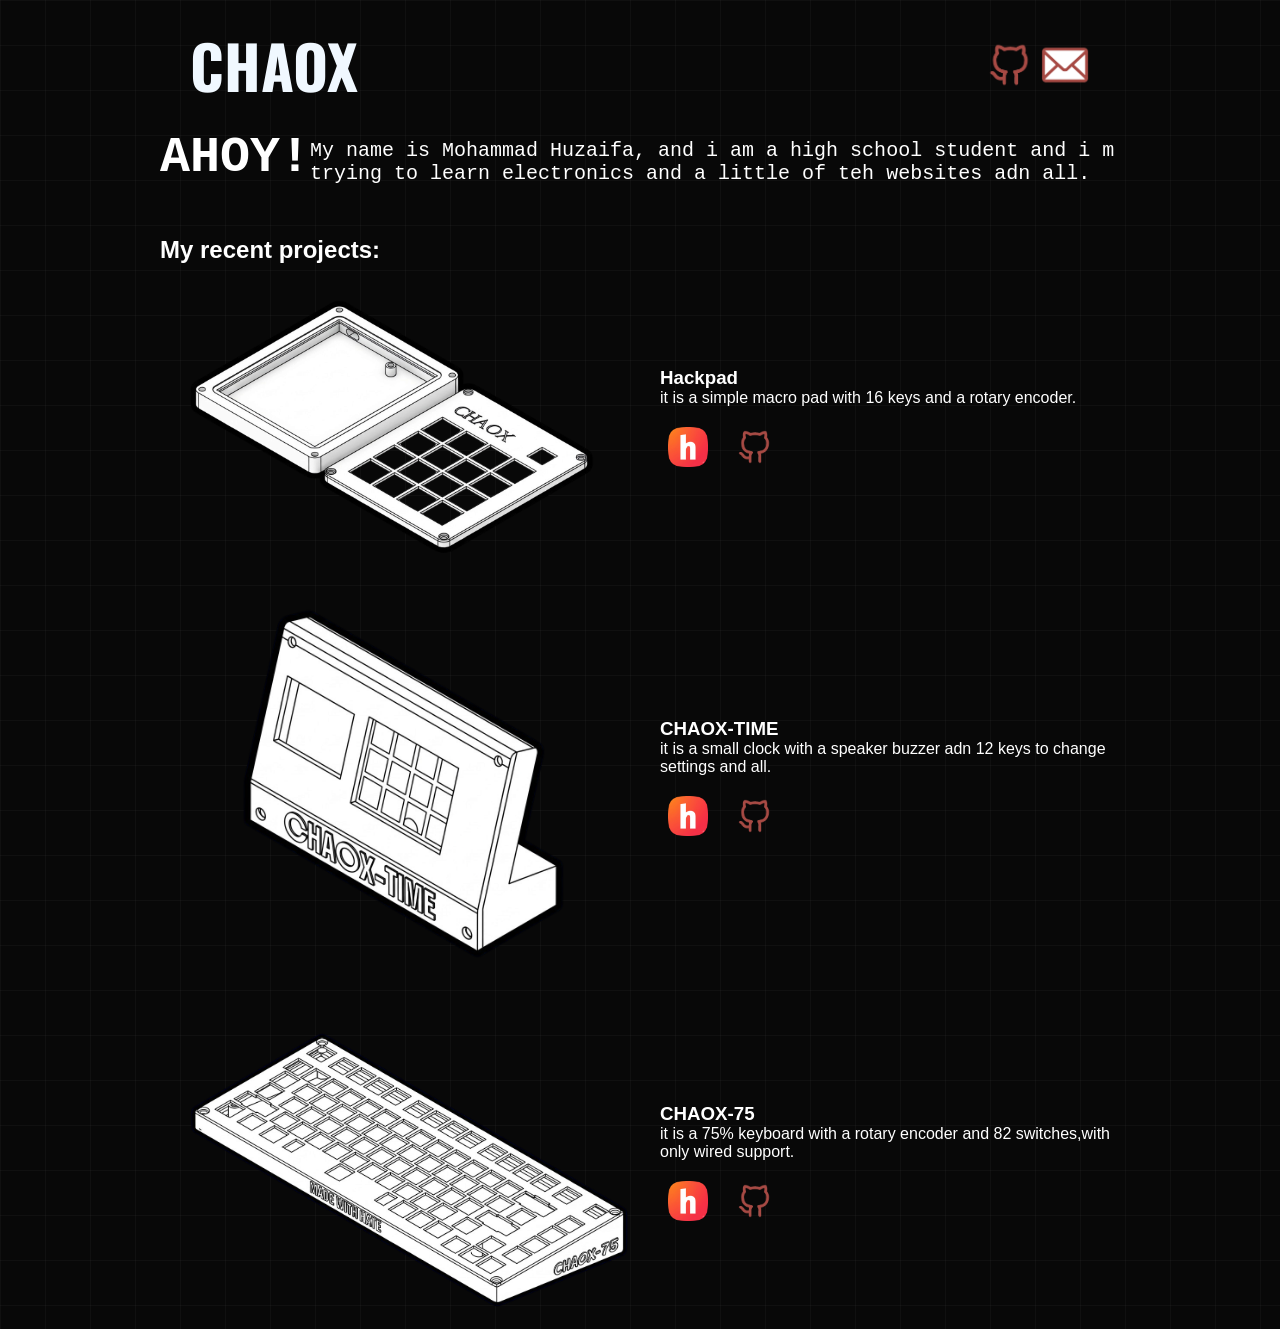
<file: index.html>
<!DOCTYPE html>
<html lang="en">
<head>
  <meta charset="UTF-8">
  <meta name="viewport" content="width=device-width, initial-scale=1.0">
  <title>CHAOX - Portfolio</title>
  <link rel="stylesheet" href="style.css">
  <link rel="preconnect" href="https://fonts.googleapis.com">

  <link rel="preconnect" href="https://fonts.gstatic.com" crossorigin>
<link href="https://fonts.googleapis.com/css2?family=Space+Grotesk:wght@400;500;600;700&family=IBM+Plex+Mono&display=swap" rel="stylesheet">
  <link href="https://fonts.googleapis.com/css2?family=Boldonse&family=Climate+Crisis:YEAR@1979&family=Oswald:wght@200..700&family=Poppins:wght@400;500;600&family=Space+Grotesk:wght@300..700&display=swap" rel="stylesheet">
</head>
<body>
 
  <section>
  <div class="top">

    <a href="https://www.youtube.com/watch?v=QDia3e12czcs" target="_blank"><h1 class="h1">CHAOX</h1></a>
    
      <div class="socials">
        <a href="https://github.com/01hacker01" target="_blank">
          <p class="names">github</p>
          <img src="images/github.png" loading="eager">
        </a>
        <a href="https://mail.google.com/mail/u/0/?to=mhganie687@gmail.com&fs=1&tf=cm" target="_blank">
          <p class="names">mhganie687(at)gmail.com</p>
          <img src="images/mail.png" loading="eager">
        </a>
      </div>
  </div>
  
  <div class="intro">
    
    <h3>AHOY!</h3>
    <p>My name is Mohammad Huzaifa, and i am a high school student and i m trying to learn electronics and a little of teh websites adn all.
    </p>
  </div>

  </section>
  
  <section>
    <div class="proj">
      <h2>My recent projects:</h2>
      <div class="projects">
        <div class="a">
          <img src="images/hackpad.png" alt="Hackpad">
          <div class="aa">
          <h3>Hackpad</h3>
          <p>it is a simple macro pad with 16 keys and a rotary encoder.</p>
         <div class="buttons">
          <a href="https://stardance.hackclub.com/projects/43773" class="btn" data-text="View on the Hackclub" target="_blank"><img src="images/hackclub.png" alt="Hack Club"></a>
          <a href="https://github.com/01HACKER01/CHAOX-Macropad" class="btn" data-text="View on the Github" target="_blank"><img src="images/github.png"></a>
         </div>

        </div>
        </div>
        <div class="a">
          <img src="images/clock.png" alt="CHAOX-TIME">
          <div class="aa">
          <h3>CHAOX-TIME</h3>
          <p>it is a small clock with a speaker buzzer adn 12 keys to change settings and all.</p>
         <div class="buttons">
          <a href="https://forge.hackclub.com/projects/2102" class="btn" data-text="View on the Hackclub" target="_blank"><img src="images/hackclub.png" alt="Hack Club"></a>
          <a href="https://github.com/01HACKER01/CHAOX-TIME" class="btn" data-text="View on the Github" target="_blank"><img src="images/github.png"></a>
         </div>
        </div>
        </div>
        <div class="a">
          <img src="images/75.png" alt="CHAOX-75">
          <div class="aa">
          <h3>CHAOX-75</h3>
          <p>it is a 75% keyboard with a rotary encoder and 82 switches,with only wired support.</p>
         <div class="buttons">
          <a href="https://forge.hackclub.com/projects/2207" class="btn" data-text="View on the Hackclub" target="_blank"><img src="images/hackclub.png" alt="Hack Club"></a>
          <a href="https://github.com/01HACKER01/chaox-75-v1" class="btn" data-text="View on the Github" target="_blank"><img src="images/github.png"></a>
         </div>
        </div>
        </div>

      </div>
    </div>

  </section>

</body>
</html>
</file>
<file: style.css>
* {
  margin: 0;
  padding: 0;
  box-sizing: border-box;
}

body {
  background: #080808;
  color: white;
  font-family: Arial, sans-serif;
  background-image:
    linear-gradient(#ffffff08 1px, transparent 1px),
    linear-gradient(90deg, #ffffff08 1px, transparent 1px);

  background-size: 45px 45px;
  max-width: 1000px;
  margin: auto;
}

a {
  color: black;
  text-decoration: none;
  transition: all 100ms ease-in-out;
  background-color: transparent;
  transition: all 300ms ease-in-out;
  border-radius: 2px;
}

.h1 {
  font-size: 60px;
  font-family: Oswald, sans-serif;
  color: aliceblue;
}

.intro {
  display: flex;
  justify-content: center;
  align-items: flex-start;
  max-width: 1000px;
  margin: auto;
}

.intro h3 {
  font-size: 50px;
  font-family: 'Courier New', Courier, monospace;
}

.intro p {
  font-size: 20px;
  margin-top: 10px;
  font-family: 'Courier New', Courier, monospace;
}

.names {
  display: block;
  opacity: 0;
  padding: 4px 8px;
  background-color: rgb(221, 221, 221);
  position: absolute;
  transform: translateY(-50px);
  border-radius: 4px;
}

.top {
  display: flex;
  justify-content: space-between;
  align-items: center;
  max-width: 900px;
  margin: auto;
  margin-top: 20px;
  margin-bottom: 20px;
}

.socials {
  display: flex;
  gap: 6px;

  img {
    cursor: pointer;
    height: 50px;
  }

  button {
    display:flex;
    height: 20px;
    align-items: center;
    justify-content: center;
  }

  a:hover {
    transform: scale(1.06);
  }

  a {
    display: flex;
    flex-direction: column;
    align-items: center;
    white-space: nowrap;
    transition: transform 0.2s ease-in-out;
    text-decoration: none;
    
  }
}

.proj {
  margin-top: 50px;
}


.projects {
  display: grid;
  margin-top: 20px;
  gap: 20px;
  width: 100%;
  object-fit: cover;
  
  img {
    height: 350px;
  }


}

.a {
  display: flex;
  align-items: center;
  max-width: 1000px;
  margin: auto;
  justify-content: space-between;
  gap: 20px;
}

.buttons {
  display: flex;
  align-items: center;
  gap: 10px;
  margin-top: 12px;
}

.btn img {
  height: 40px;
  display: block;
}

.btn {
  display: inline-flex;
  align-items: center;
  justify-content: center;
  padding: 8px;
  transition: all 0.2s ease-in-out;
  position: relative;
}

.btn:hover {
  transform: translateY(-3px);
}

.btn:active {
  transform: scale(0.95);
}

.btn::after {
  content: attr(data-text);
  position: absolute;
  bottom: 120%;
  left: 50%;
  transform: translateX(-50%);
  background: #c83232;
  color: aliceblue;
  padding: 6px 10px;
  border-radius: 4px;
  font-size: 12px;
  white-space: nowrap;
  opacity: 0;
  visibility: hidden;
  transition: 0.2s;
  pointer-events: nones;
}

.btn:hover::after {
  opacity: 1;
  visibility: visible;
}



/* code written by ai */

body {
  width: 100%;
  padding: 0 20px;
  overflow-x: hidden;
}

img {
  max-width: 100%;
  object-fit: contain;
}

.intro p {
  min-width: 0;
  overflow-wrap: anywhere;
}

.a > img {
  width: 50%;
  height: auto;
  flex-shrink: 0;
}

.aa {
  flex: 1;
  min-width: 0;
}

/* Tablets */
@media (max-width: 768px) {
  .top {
    max-width: 100%;
  }

  .h1 {
    font-size: 48px;
  }

  .intro h3 {
    font-size: 38px;
  }

  .intro p {
    font-size: 16px;
  }

  .a > img {
    width: 45%;
  }

  .proj {
    margin-top: 35px;
  }
}

/* Mobile phones */
@media (max-width: 480px) {
  body {
    padding: 0 14px;
  }

  .top {
    gap: 12px;
  }

  .h1 {
    font-size: 38px;
  }

  .socials img {
    height: 35px;
  }

  .intro {
    flex-direction: column;
    align-items: flex-start;
    gap: 6px;
  }

  .intro h3 {
    font-size: 32px;
  }

  .intro p {
    font-size: 14px;
    line-height: 1.5;
    margin-top: 0;
  }

  .proj {
    margin-top: 30px;
  }

  .a {
    flex-direction: column;
    align-items: flex-start;
    gap: 12px;
    width: 100%;
  }

  .a > img {
    width: 100%;
    max-height: 260px;
    object-fit: contain;
  }

  .aa {
    width: 100%;
  }

  .aa p {
    font-size: 14px;
    line-height: 1.5;
  }

  .buttons {
    gap: 14px;
  }

  .btn img {
    height: 32px;
  }
}
</file>
